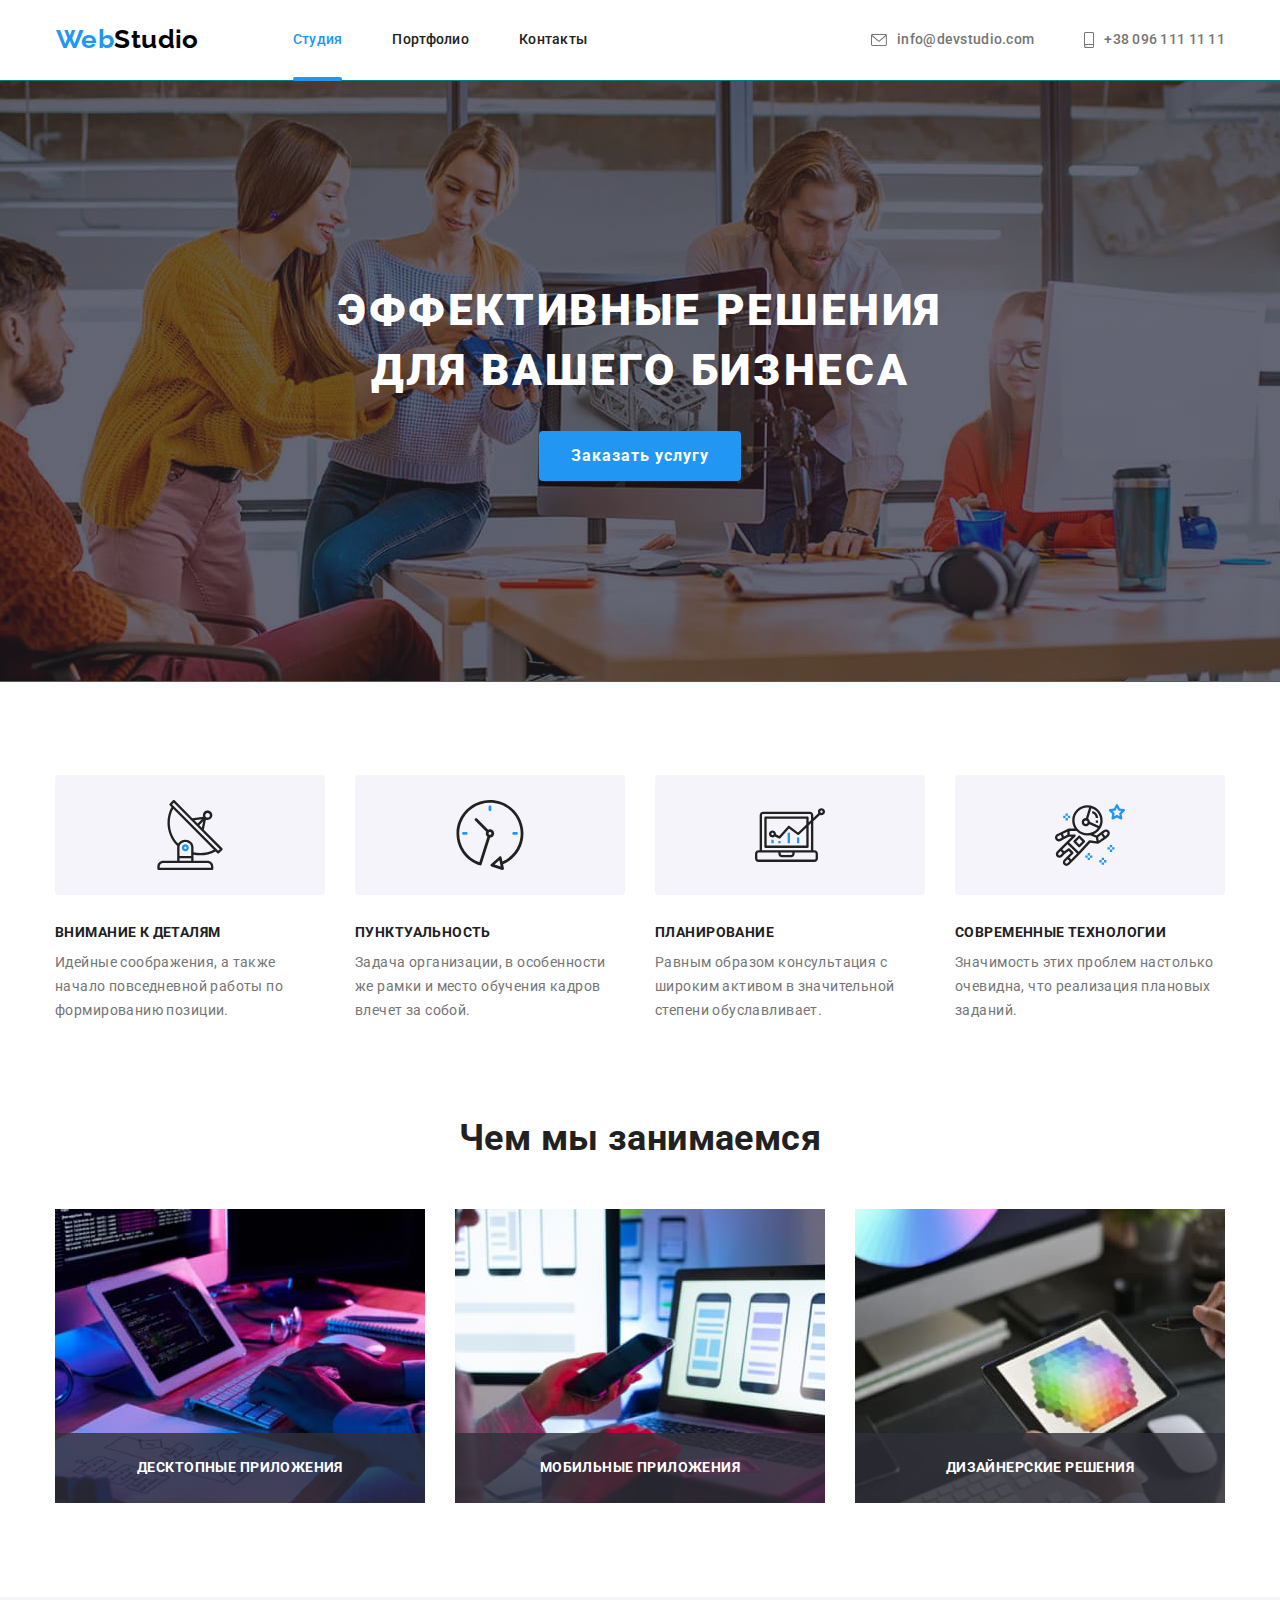
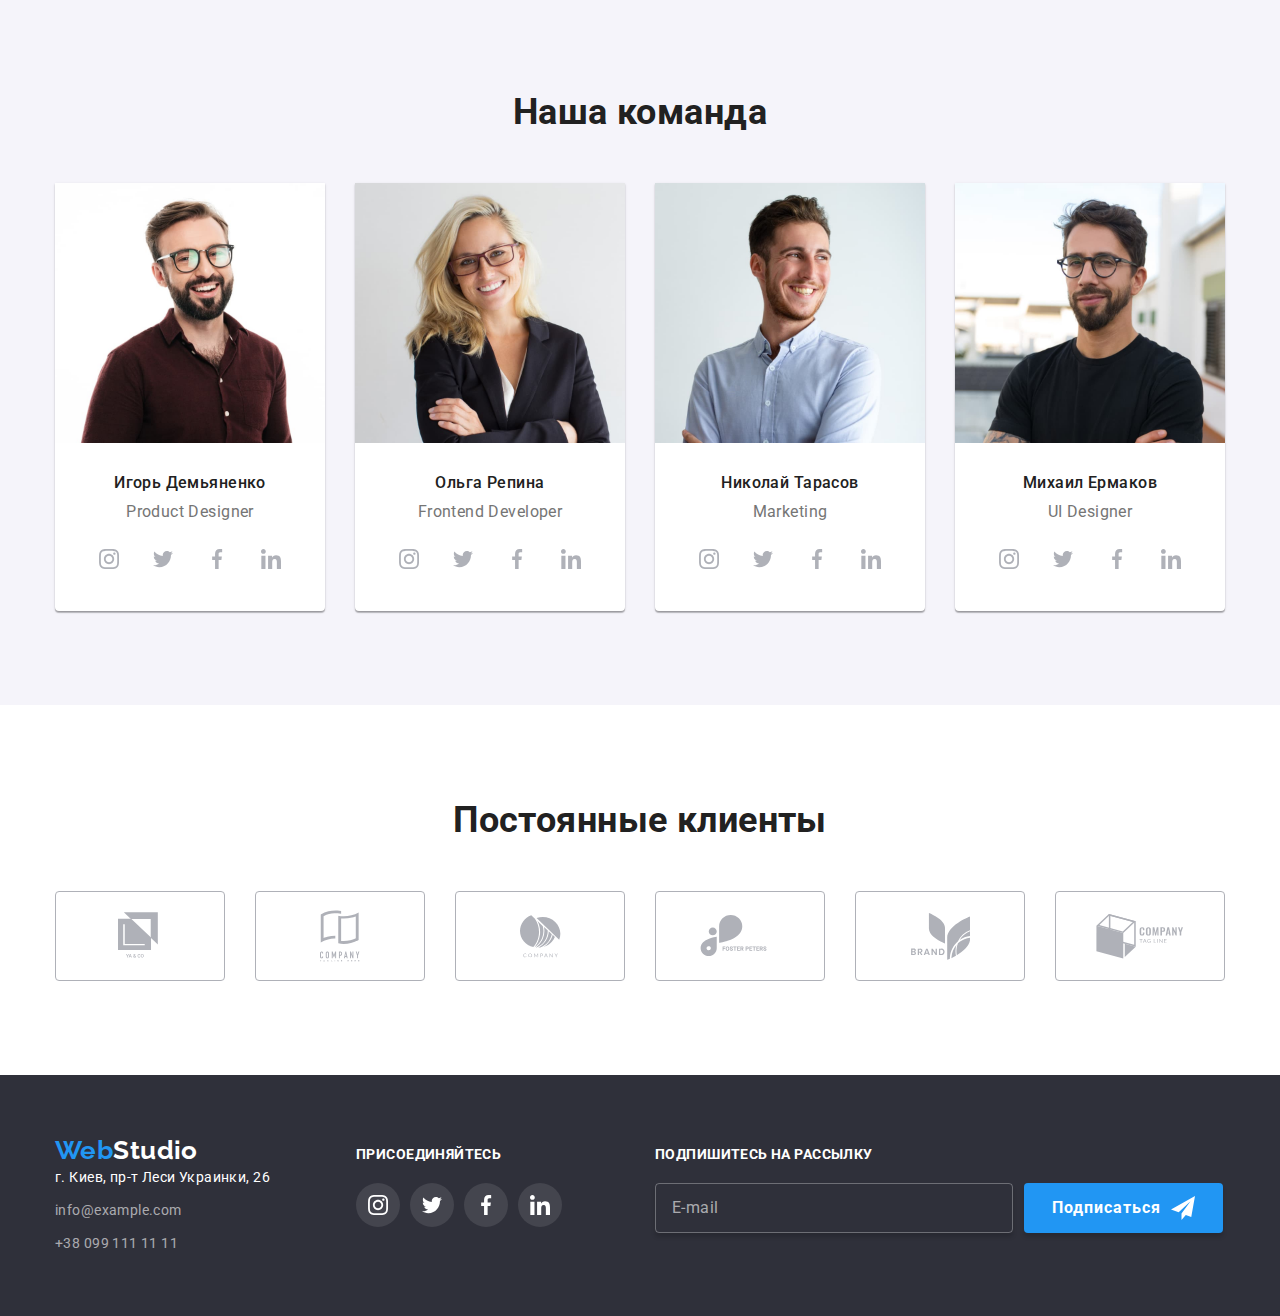
<file: index.html>
<!DOCTYPE html>
<html lang="ru">

<head>
  <meta charset="UTF-8" />
  <meta name="viewport" content="width=device-width, initial-scale=1.0" />
  <title>Студия</title>
  <link rel="stylesheet"
    href="https://cdnjs.cloudflare.com/ajax/libs/modern-normalize/1.0.0/modern-normalize.min.css" />
  <link rel="preconnect" href="https://fonts.gstatic.com" />
  <link href="https://fonts.googleapis.com/css2?family=Raleway:wght@700&family=Roboto:wght@400;500;700;900&display=swap"
    rel="stylesheet" />
  <link rel="stylesheet" href="./styles/style.css" />
</head>

<body>
  <!-- header site -->
  <header class="header">
    <div class="conteiner">
      <nav class="nav-site">
        <a class="logo-header" href="./index.html">
          <span class="start-logo">Web</span>Studio</a>
        <ul class="nav-list">
          <li class="item">
            <a class="nav-link current" href="./index.html">Студия</a>
          </li>
          <li class="item">
            <a class="nav-link" href="./portfolio.html">Портфолио</a>
          </li>
          <li class="item">
            <a class="nav-link" href="">Контакты</a>
          </li>
        </ul>
      </nav>
      <ul class="header-contacts">
        <li class="item">
          <a class="contact-link" href="mailto:info@devstudio.com">
            <svg class="contact-icon" width="16" height="12">
              <use href="./images/symbol-defs.svg#icon-envelope"></use>
            </svg>info@devstudio.com</a>
        </li>
        <li class="item">
          <a class="contact-link" href="tel:380961111111">
            <svg class="contact-icon" width="10" height="16">
              <use href="./images/symbol-defs.svg#icon-smartphone"></use>
            </svg>+38 096 111 11 11</a>
        </li>
      </ul>
    </div>
  </header>

  <!-- main info site -->
  <main>
    <!-- hero -->
    <section class="hero overlay">
      <div class="conteiner-title">
        <h1 class="hero-title">Эффективные решения для вашего бизнеса</h1>
      </div>
      <button class="hero-btn button" type="button" data-modal-open>Заказать услугу</button>
    </section>

    <!-- features -->
    <section class="features">
      <div class="conteiner">
        <h2 class="visually-hidden">Преимущества</h2>
        <ul class="features-list">
          <li class="item">
            <div class="conteiner-icon">
              <svg class="feature-icon">
                <use href="./images/symbol-defs.svg#icon-antenna"></use>
              </svg>
            </div>
            <h3 class="feature-title subtitle">Внимание к деталям</h3>
            <p class="feature-text text">
              Идейные соображения, а также начало повседневной работы по
              формированию позиции.
            </p>
          </li>
          <li class="item">
            <div class="conteiner-icon">
              <svg class="feature-icon">
                <use href="./images/symbol-defs.svg#icon-clock"></use>
              </svg>
            </div>
            <h3 class="feature-title subtitle">Пунктуальность</h3>
            <p class="feature-text text">
              Задача организации, в особенности же рамки и место обучения
              кадров влечет за собой.
            </p>
          </li>
          <li class="item">
            <div class="conteiner-icon">
              <svg class="feature-icon">
                <use href="./images/symbol-defs.svg#icon-diagram"></use>
              </svg>
            </div>
            <h3 class="feature-title subtitle">Планирование</h3>
            <p class="feature-text text">
              Равным образом консультация с широким активом в значительной
              степени обуславливает.
            </p>
          </li>
          <li class="item">
            <div class="conteiner-icon">
              <svg class="feature-icon">
                <use href="./images/symbol-defs.svg#icon-astronaut"></use>
              </svg>
            </div>
            <h3 class="feature-title subtitle">Современные технологии</h3>
            <p class="feature-text text">
              Значимость этих проблем настолько очевидна, что реализация
              плановых заданий.
            </p>
          </li>
        </ul>
      </div>
    </section>

    <!-- works -->
    <section class="works">
      <div class="conteiner">
        <h2 class="works-title">Чем мы занимаемся</h2>
        <ul class="works-list">
          <li class="works-item">
            <img src="./images/box1.jpg" alt="Человек работает за компьютером, на столе два монитора и планшет"
              width="370" />
            <h3 class="work-label subtitle">Десктопные приложения</h3>
          </li>
          <li class="works-item">
            <img src="./images/box2.jpg" alt="Человек работает за ноутбуком" width="370" />
            <h3 class="work-label subtitle">Мобильные приложения</h3>
          </li>
          <li class="works-item">
            <img src="./images/box3.jpg" alt="Человек работает на планшете" width="370" />
            <h3 class="work-label subtitle">Дизайнерские решения</h3>
          </li>
        </ul>
      </div>
    </section>

    <!-- team -->
    <section class="team">
      <div class="conteiner">
        <h2 class="team-title">Наша команда</h2>
        <ul class="team-list">
          <li class="team-item">
            <img src="./images/foto1.jpg" alt="фото Игоря Демьяненка" width="270" />
            <div class="item-card">
              <h3 class="employee">Игорь Демьяненко</h3>
              <p class="profession text" lang="en">Product Designer</p>
              <ul class="social-list">
                <li class="item">
                  <a class="social-link employee-link" href="">
                    <svg class="social-icon">
                      <use href="./images/symbol-defs.svg#icon-instagram"></use>
                    </svg>
                  </a>
                </li>
                <li class="item">
                  <a class="social-link employee-link" href="">
                    <svg class="social-icon">
                      <use href="./images/symbol-defs.svg#icon-twitter"></use>
                    </svg>
                  </a>
                </li>
                <li class="item">
                  <a class="social-link employee-link" href="">
                    <svg class="social-icon">
                      <use href="./images/symbol-defs.svg#icon-facebook"></use>
                    </svg>
                  </a>
                </li>
                <li class="item">
                  <a class="social-link employee-link" href="">
                    <svg class="social-icon">
                      <use href="./images/symbol-defs.svg#icon-linkedin"></use>
                    </svg>
                  </a>
                </li>
              </ul>
            </div>
          </li>
          <li class="team-item">
            <img src="./images/foto2.jpg" alt="фото Ольги Репиной" width="270" />
            <div class="item-card">
              <h3 class="employee">Ольга Репина</h3>
              <p class="profession text" lang="en">Frontend Developer</p>
              <ul class="social-list">
                <li class="item">
                  <a class="social-link employee-link" href="">
                    <svg class="social-icon">
                      <use href="./images/symbol-defs.svg#icon-instagram"></use>
                    </svg>
                  </a>
                </li>
                <li class="item">
                  <a class="social-link employee-link" href="">
                    <svg class="social-icon">
                      <use href="./images/symbol-defs.svg#icon-twitter"></use>
                    </svg>
                  </a>
                </li>
                <li class="item">
                  <a class="social-link employee-link" href="">
                    <svg class="social-icon">
                      <use href="./images/symbol-defs.svg#icon-facebook"></use>
                    </svg>
                  </a>
                </li>
                <li class="item">
                  <a class="social-link employee-link" href="">
                    <svg class="social-icon">
                      <use href="./images/symbol-defs.svg#icon-linkedin"></use>
                    </svg>
                  </a>
                </li>
              </ul>
            </div>
          </li>
          <li class="team-item">
            <img src="./images/foto3.jpg" alt="фото Николая Тарасова" width="270" />
            <div class="item-card">
              <h3 class="employee">Николай Тарасов</h3>
              <p class="profession text" lang="en">Marketing</p>
              <ul class="social-list">
                <li class="item">
                  <a class="social-link employee-link" href="">
                    <svg class="social-icon">
                      <use href="./images/symbol-defs.svg#icon-instagram"></use>
                    </svg>
                  </a>
                </li>
                <li class="item">
                  <a class="social-link employee-link" href="">
                    <svg class="social-icon">
                      <use href="./images/symbol-defs.svg#icon-twitter"></use>
                    </svg>
                  </a>
                </li>
                <li class="item">
                  <a class="social-link employee-link" href="">
                    <svg class="social-icon">
                      <use href="./images/symbol-defs.svg#icon-facebook"></use>
                    </svg>
                  </a>
                </li>
                <li class="item">
                  <a class="social-link employee-link" href="">
                    <svg class="social-icon">
                      <use href="./images/symbol-defs.svg#icon-linkedin"></use>
                    </svg>
                  </a>
                </li>
              </ul>
            </div>
          </li>
          <li class="team-item">
            <img src="./images/foto4.jpg" alt="фото Михаила Ермакова" width="270" />
            <div class="item-card">
              <h3 class="employee">Михаил Ермаков</h3>
              <p class="profession text" lang="en">UI Designer</p>
              <ul class="social-list">
                <li class="item">
                  <a class="social-link employee-link" href="">
                    <svg class="social-icon">
                      <use href="./images/symbol-defs.svg#icon-instagram"></use>
                    </svg>
                  </a>
                </li>
                <li class="item">
                  <a class="social-link employee-link" href="">
                    <svg class="social-icon">
                      <use href="./images/symbol-defs.svg#icon-twitter"></use>
                    </svg>
                  </a>
                </li>
                <li class="item">
                  <a class="social-link employee-link" href="">
                    <svg class="social-icon">
                      <use href="./images/symbol-defs.svg#icon-facebook"></use>
                    </svg>
                  </a>
                </li>
                <li class="item">
                  <a class="social-link employee-link" href="">
                    <svg class="social-icon">
                      <use href="./images/symbol-defs.svg#icon-linkedin"></use>
                    </svg>
                  </a>
                </li>
              </ul>
            </div>
          </li>
        </ul>
      </div>
    </section>

    <!-- customers -->
    <section class="customers">
      <div class="conteiner">
        <h2 class="customers-title">Постоянные клиенты</h2>
        <ul class="customers-list">
          <li class="item">
            <a class="customer-link" href="">
              <svg class="logo-icon" width="44" height="49">
                <use href="./images/symbol-defs.svg#icon-logo-1"></use>
              </svg>
            </a>
          </li>
          <li class="item">
            <a class="customer-link" href="">
              <svg class="logo-icon" width="40" height="52">
                <use href="./images/symbol-defs.svg#icon-logo-2"></use>
              </svg>
            </a>
          </li>
          <li class="item">
            <a class="customer-link" href="">
              <svg class="logo-icon" width="41" height="43">
                <use href="./images/symbol-defs.svg#icon-logo-3"></use>
              </svg>
            </a>
          </li>
          <li class="item">
            <a class="customer-link" href="">
              <svg class="logo-icon" width="80" height="42">
                <use href="./images/symbol-defs.svg#icon-logo-4"></use>
              </svg>
            </a>
          </li>
          <li class="item">
            <a class="customer-link" href="">
              <svg class="logo-icon" width="59" height="47">
                <use href="./images/symbol-defs.svg#icon-logo-5"></use>
              </svg>
            </a>
          </li>
          <li class="item">
            <a class="customer-link" href="">
              <svg class="logo-icon" width="88" height="45">
                <use href="./images/symbol-defs.svg#icon-logo-6"></use>
              </svg>
            </a>
          </li>
        </ul>
      </div>
    </section>
  </main>

  <!-- footer -->
  <footer class="footer">
    <div class="conteiner">
      <div class="footer-decor">
        <a class="logo-footer" href="./index.html"><span class="start-logo">Web</span>Studio</a>
        <address class="address">
          <ul class="address-list">
            <li class="item">г. Киев, пр-т Леси Украинки, 26</li>
            <li class="item">
              <a class="address-contact" href="mailto:info@example.com">info@example.com</a>
            </li>
            <li class="item">
              <a class="address-contact" href="tel:380991111111">+38 099 111 11 11</a>
            </li>
          </ul>
        </address>
      </div>
      <div class="footer-join">
        <p class="text">присоединяйтесь</p>
        <ul class="social-list">
          <li class="item">
            <a class="social-link join-link" href="">
              <svg class="social-icon">
                <use href="./images/symbol-defs.svg#icon-instagram"></use>
              </svg>
            </a>
          </li>
          <li class="item">
            <a class="social-link join-link" href="">
              <svg class="social-icon">
                <use href="./images/symbol-defs.svg#icon-twitter"></use>
              </svg>
            </a>
          </li>
          <li class="item">
            <a class="social-link join-link" href="">
              <svg class="social-icon">
                <use href="./images/symbol-defs.svg#icon-facebook"></use>
              </svg>
            </a>
          </li>
          <li class="item">
            <a class="social-link join-link" href="">
              <svg class="social-icon">
                <use href="./images/symbol-defs.svg#icon-linkedin"></use>
              </svg>
            </a>
          </li>
        </ul>
      </div>

      <!-- Form subscription -->
      <form class="subscription" name="subscription" autocomplete="on">
        <p class="sign-up text">Подпишитесь на рассылку</p>
        <div class="form-field">
          <input type="email" class="sing-email" name="email" placeholder="E-mail">
        </div>
        <button class="button sign-btn" type="submit">Подписаться
          <svg class="icon-send" width="24" height="24">
            <use href="./images/symbol-defs.svg#icon-send"></use>
          </svg>
        </button>
      </form>
    </div>
  </footer>

  <!-- backdrop end modal window -->
  <div class="backdrop is-hidden" data-modal>
    <div class="modal">
      <!-- form-application -->
      <form class="form-application" name="application" autocomplete="on">
        <p class="call-text text">Оставьте свои данные, мы вам перезвоним</p>
        <label class="form-label">
          <span class="label-text">Имя</span>
          <input type="text" class="form-input" name="name">
          <span class="transition-fill">
            <svg class="form-icon">
              <use href="./images/symbol-defs.svg#icon-person-black"></use>
            </svg>
          </span>
        </label>
        <label class="form-label">
          <span class="label-text">Телефон</span>
          <input type="tel" class="form-input" name="tel">
          <span class="transition-fill">
            <svg class="form-icon">
              <use href="./images/symbol-defs.svg#icon-phone-black"></use>
            </svg>
          </span>
        </label>
        <label class="form-label">
          <span class="label-text">Почта</span>
          <input type="email" class="form-input" name="email">
          <span class="transition-fill">
            <svg class="form-icon">
              <use href="./images/symbol-defs.svg#icon-email-black"></use>
            </svg>
          </span>
        </label>
        <label class="label-comment">
          <span class="label-text">Комментарий</span>
          <textarea name="comment" class="form-input comment" placeholder="Введите текст" autocomplete="off"></textarea>
        </label>
        <div class="field-agree">
          <input type="checkbox" class="old-checkbox visually-hidden" id="checkbox">
          <label class="label-agree" for="checkbox">Соглашаюсь с рассылкой и принимаю
            <a class="contract-terms" href="">Условия договора</a>
          </label>
        </div>
        <button class="button send-btn" type="submit">Отправить</button>
      </form>
      <button class="modal-btn" data-modal-close>
        <svg class="close-icon" width="18" height="18">
          <use href="./images/symbol-defs.svg#icon-close"></use>
        </svg>
      </button>
    </div>
  </div>
  <script src="./js/modal.js"></script>
</body>

</html>
</file>
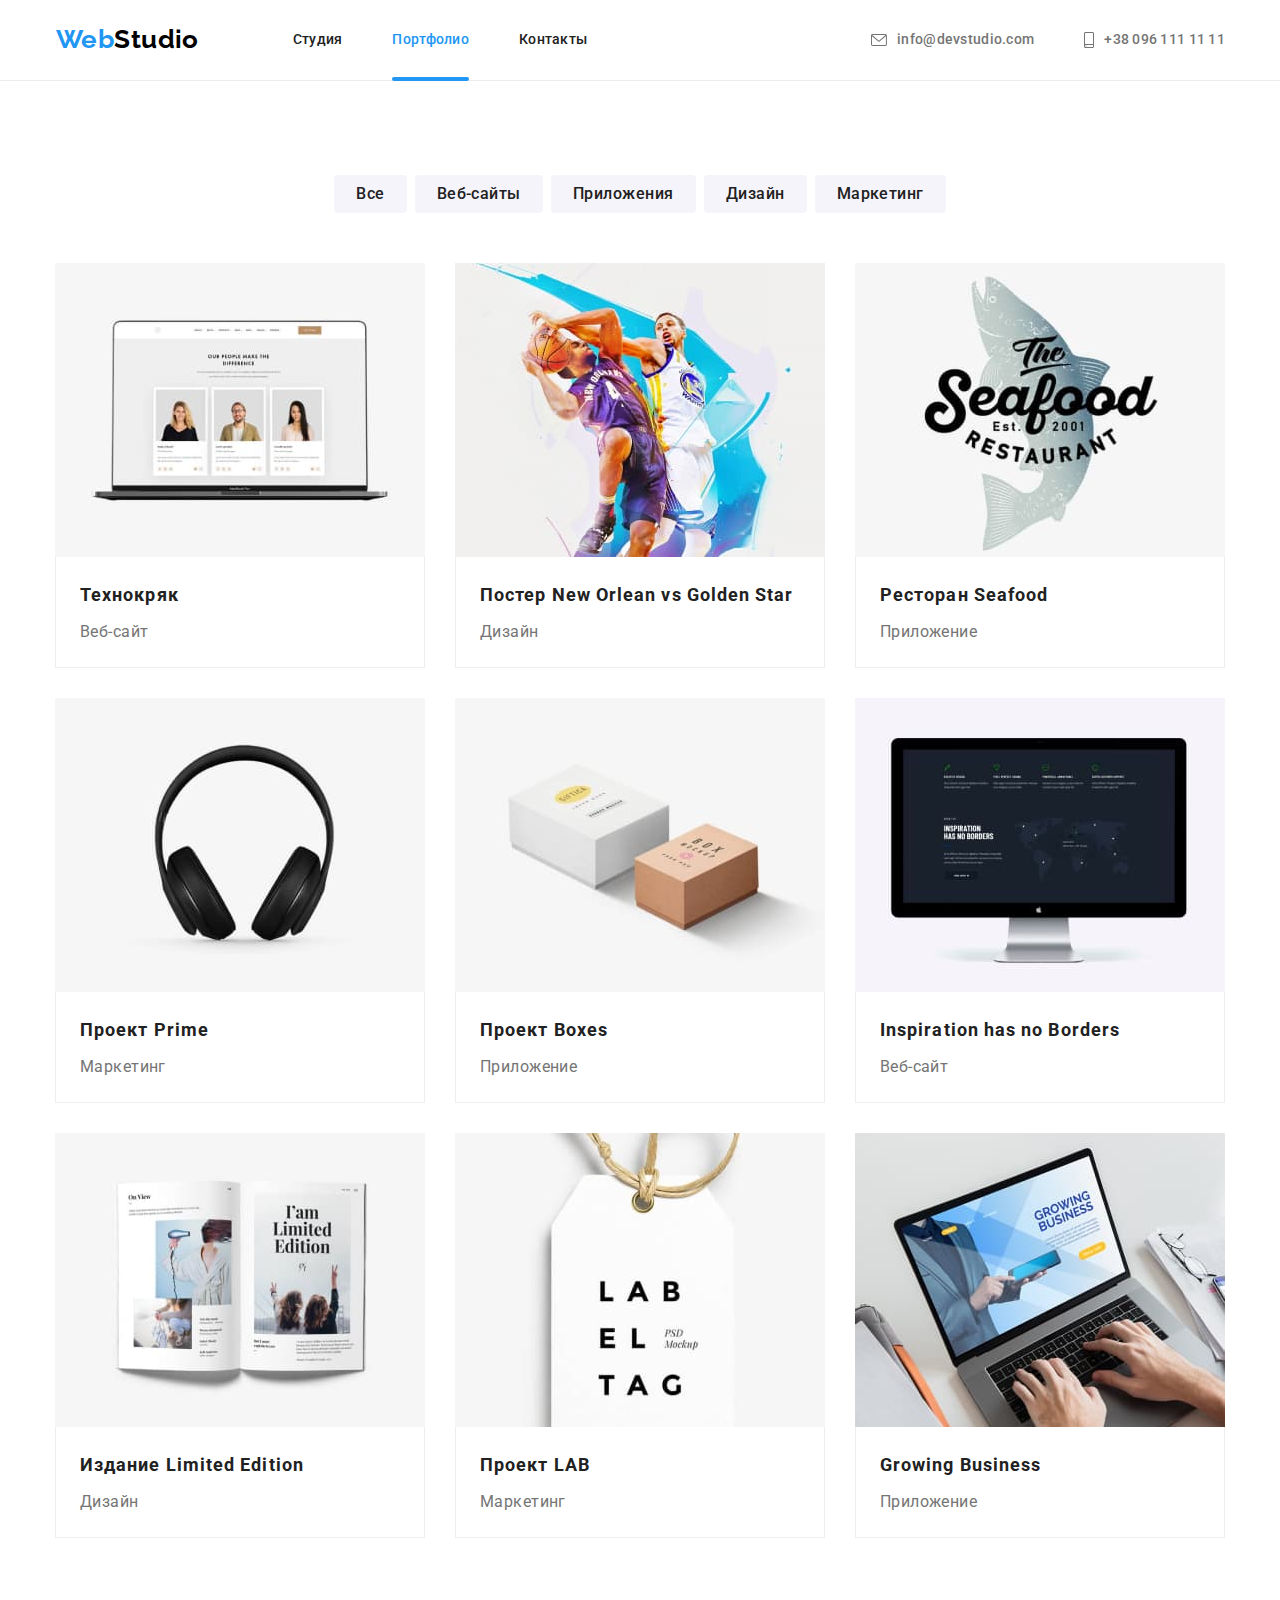
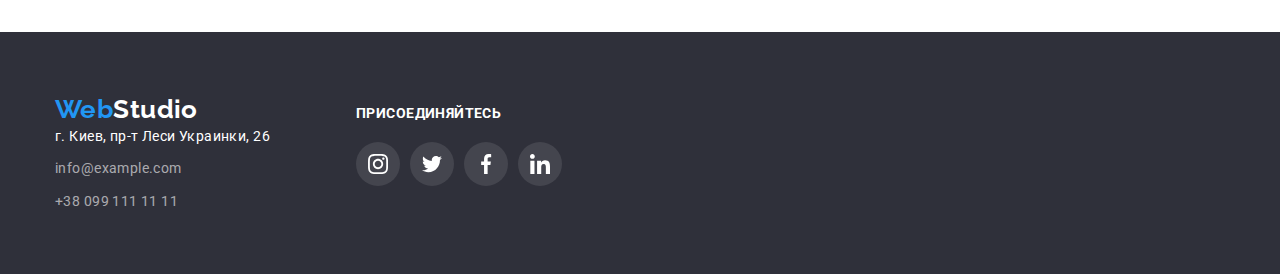
<file: portfolio.html>
<!DOCTYPE html>
<html lang="ru">

<head>
  <meta charset="UTF-8" />
  <meta name="viewport" content="width=device-width, initial-scale=1.0" />
  <title>Портфолио</title>
  <link rel="stylesheet"
    href="https://cdnjs.cloudflare.com/ajax/libs/modern-normalize/1.0.0/modern-normalize.min.css" />
  <link rel="preconnect" href="https://fonts.gstatic.com" />
  <link href="https://fonts.googleapis.com/css2?family=Raleway:wght@700&family=Roboto:wght@400;500;700;900&display=swap"
    rel="stylesheet" />
  <link rel="stylesheet" href="./styles/style.css" />
</head>

<body>
  <!-- header site -->
  <header class="header">
    <div class="conteiner">
      <nav class="nav-site main-nav">
        <a class="logo-header link" href="./index.html">
          <span class="start-logo">Web</span>Studio</a>
        <ul class="nav-list">
          <li class="item">
            <a class="nav-link link" href="./index.html">Студия</a>
          </li>
          <li class="item">
            <a class="nav-link current link" href="./portfolio.html">Портфолио</a>
          </li>
          <li class="item">
            <a class="nav-link link" href="">Контакты</a>
          </li>
        </ul>
      </nav>
      <ul class="header-contacts">
        <li class="item">
          <a class="contact-link" href="mailto:info@devstudio.com"><svg class="contact-icon" width="16" height="12">
              <use href="./images/symbol-defs.svg#icon-envelope"></use>
            </svg>info@devstudio.com</a>
        </li>
        <li class="item">
          <a class="contact-link" href="tel:380961111111"><svg class="contact-icon" width="10" height="16">
              <use href="./images/symbol-defs.svg#icon-smartphone"></use>
            </svg>+38 096 111 11 11</a>
        </li>
      </ul>
    </div>
  </header>
  <!-- main portfolio  -->
  <main>
    <section class="portfolio">
      <div class="conteiner">
        <h1 class="visually-hidden">Примеры работ</h1>
        <!-- button filtrs -->

        <ul class="filtrs-list">
          <li class="item">
            <button class="button btn-filter" type="button">Все</button>
          </li>
          <li class="item">
            <button class="button btn-filter" type="button">Веб-сайты</button>
          </li>
          <li class="item">
            <button class="button btn-filter" type="button">Приложения</button>
          </li>
          <li class="item">
            <button class="button btn-filter" type="button">Дизайн</button>
          </li>
          <li class="item">
            <button class="button btn-filter" type="button">Маркетинг</button>
          </li>
        </ul>

        <!-- portfolio -->
        <ul class="portfolio-list">
          <li class="portfolio-item">
            <a class="portfolio-link" href="">
              <div class="thumb">
                <img src="./images/img1.jpg" alt="Пример сайта открыт на макбуке" width="370" />
                <div class="portfolio-overlay">
                  <p class="description">Технокряк это современная площадка распространения коронавируса. Компании
                    используют эту платформу для цифрового
                    шпионажа и атак на защищённые сервера конкурентов.</p>
                </div>
              </div>
              <div class="card">
                <h2 class="portfolio-caption">Технокряк</h2>
                <p class="portfolio-text text">Веб-сайт</p>
              </div>
            </a>
          </li>
          <li class="portfolio-item">
            <a class="portfolio-link" href="">
              <div class="thumb">
                <img src="./images/img2.jpg" alt="Двое баскетболистов борются за мячь" width="370" />
                <div class="portfolio-overlay">
                  <p class="description">Технокряк это современная площадка распространения коронавируса. Компании
                    используют эту платформу для цифрового
                    шпионажа и атак на защищённые сервера конкурентов.</p>
                </div>
              </div>
              <div class="card">
                <h2 class="portfolio-caption">
                  Постер New Orlean vs Golden Star
                </h2>
                <p class="portfolio-text text">Дизайн</p>
              </div>
            </a>
          </li>
          <li class="portfolio-item">
            <a class="portfolio-link" href="">
              <div class="thumb">
                <img src="./images/img3.jpg" alt="Напись The Seefood restaurant на фоне рыбы" width="370" />
                <div class="portfolio-overlay">
                  <p class="description">Технокряк это современная площадка распространения коронавируса. Компании
                    используют эту платформу для цифрового
                    шпионажа и атак на защищённые сервера конкурентов.</p>
                </div>
              </div>
              <div class="card">
                <h2 class="portfolio-caption">Ресторан Seafood</h2>
                <p class="portfolio-text text">Приложение</p>
              </div>
            </a>
          </li>
          <li class="portfolio-item">
            <a class="portfolio-link" href="">
              <div class="thumb">
                <img src="./images/img4.jpg" alt="Чёрные наушники" width="370" />
                <div class="portfolio-overlay">
                  <p class="description">Технокряк это современная площадка распространения коронавируса. Компании
                    используют эту платформу для цифрового
                    шпионажа и атак на защищённые сервера конкурентов.</p>
                </div>
              </div>
              <div class="card">
                <h2 class="portfolio-caption">Проект Prime</h2>
                <p class="portfolio-text text">Маркетинг</p>
              </div>
            </a>
          </li>
          <li class="portfolio-item">
            <a class="portfolio-link" href="">
              <div class="thumb">
                <img src="./images/img5.jpg" alt="две коробки - белая и коричневая" width="370" />
                <div class="portfolio-overlay">
                  <p class="description">Технокряк это современная площадка распространения коронавируса. Компании
                    используют эту платформу для цифрового
                    шпионажа и атак на защищённые сервера конкурентов.</p>
                </div>
              </div>
              <div class="card">
                <h2 class="portfolio-caption">Проект Boxes</h2>
                <p class="portfolio-text text">Приложение</p>
              </div>
            </a>
          </li>
          <li class="portfolio-item">
            <a class="portfolio-link" href="">
              <div class="thumb">
                <img src="./images/img6.jpg" alt="На мониторе открыт веб-сайт" width="370" />
                <div class="portfolio-overlay">
                  <p class="description">Технокряк это современная площадка распространения коронавируса. Компании
                    используют эту платформу для цифрового
                    шпионажа и атак на защищённые сервера конкурентов.</p>
                </div>
              </div>
              <div class="card">
                <h2 class="portfolio-caption">Inspiration has no Borders</h2>
                <p class="portfolio-text text">Веб-сайт</p>
              </div>
            </a>
          </li>
          <li class="portfolio-item">
            <a class="portfolio-link" href="">
              <div class="thumb">
                <img src="./images/img7.jpg" alt="Разворот журнала" width="370" />
                <div class="portfolio-overlay">
                  <p class="description">Технокряк это современная площадка распространения коронавируса. Компании
                    используют эту платформу для цифрового
                    шпионажа и атак на защищённые сервера конкурентов.</p>
                </div>
              </div>
              <div class="card">
                <h2 class="portfolio-caption">Издание Limited Edition</h2>
                <p class="portfolio-text text">Дизайн</p>
              </div>
            </a>
          </li>
          <li class="portfolio-item">
            <a class="portfolio-link" href="">
              <div class="thumb">
                <img src="./images/img8.jpg" alt="Этикетка с надписью lable teg" width="370" />
                <div class="portfolio-overlay">
                  <p class="description">Технокряк это современная площадка распространения коронавируса. Компании
                    используют эту платформу для цифрового
                    шпионажа и атак на защищённые сервера конкурентов.</p>
                </div>
              </div>
              <div class="card">
                <h2 class="portfolio-caption">Проект LAB</h2>
                <p class="portfolio-text text">Маркетинг</p>
              </div>
            </a>
          </li>
          <li class="portfolio-item">
            <a class="portfolio-link" href="">
              <div class="thumb">
                <img src="./images/img9.jpg" alt="На ноутбуке разрабатывают приложение" width="370" />
                <div class="portfolio-overlay">
                  <p class="description">Технокряк это современная площадка распространения коронавируса. Компании
                    используют эту платформу для цифрового
                    шпионажа и атак на защищённые сервера конкурентов.</p>
                </div>
              </div>
              <div class="card">
                <h2 class="portfolio-caption">Growing Business</h2>
                <p class="portfolio-text text">Приложение</p>
              </div>
            </a>
          </li>
        </ul>
      </div>
    </section>
  </main>
  <!-- footer -->
  <footer class="footer">
    <div class="conteiner">
      <div class="footer-decor">
        <a class="logo-footer link" href="./index.html"><span class="start-logo">Web</span>Studio</a>
        <address class="address">
          <ul class="address-list">
            <li class="item">г. Киев, пр-т Леси Украинки, 26</li>
            <li class="item">
              <a class="address-contact link" href="mailto:info@example.com">info@example.com</a>
            </li>
            <li class="item">
              <a class="address-contact link" href="tel:380991111111">+38 099 111 11 11</a>
            </li>
          </ul>
        </address>
      </div>
      <div class="footer-join">
        <p>присоединяйтесь</p>
        <ul class="social-list">
          <li class="item">
            <a class="social-link join-link" href="">
              <svg class="social-icon">
                <use href="./images/symbol-defs.svg#icon-instagram"></use>
              </svg>
            </a>
          </li>
          <li class="item">
            <a class="social-link join-link" href="">
              <svg class="social-icon">
                <use href="./images/symbol-defs.svg#icon-twitter"></use>
              </svg>
            </a>
          </li>
          <li class="item">
            <a class="social-link join-link" href="">
              <svg class="social-icon">
                <use href="./images/symbol-defs.svg#icon-facebook"></use>
              </svg>
            </a>
          </li>
          <li class="item">
            <a class="social-link join-link" href="">
              <svg class="social-icon">
                <use href="./images/symbol-defs.svg#icon-linkedin"></use>
              </svg>
            </a>
          </li>
        </ul>
      </div>
    </div>
  </footer>
</body>

</html>
</file>
<file: styles/style.css>
:root {
  --normal-font-weight: 400;
  --average-font-weight: 500;
  --bolt-font-weight: 700;
  --hero-title-font-weight: 900;

  --main-background-color: #ffffff;
  --secondary-background-color: #f5f4fa;
  --dark-background-color: #2f303a;
  --hero-background-color: #c4c4c4;

  --main-color: #212121;
  --secondary-color: #757575;
  --dark-main-color: #ffffff;
  --dark-secondary-color: rgba(255, 255, 255, 0.6);

  --main-color-social-links: #afb1b8;

  --accent-color: #2196f3;

  --function-bezier: cubic-bezier(0.4, 0, 0.2, 1);
  --time-transition: 250ms;
}

body {
  font-family: 'Roboto', sans-serif;
  font-style: normal;
  font-weight: var(--normal-font-weight);
  font-size: 14px;
  line-height: 1.14;
  letter-spacing: 0.03em;

  background-color: var(--main-background-color);
  color: var(--main-color);
}

/* Common */
/* Сброс маркера в списках  */
ul {
  list-style: none;
  padding: 0;
  margin: 0;
}

/* Сброс подчеркивания всех ссылок */
a {
  text-decoration: none;
}

/* Сброс верхнего и нежнево марджинов, 
    изменение цвета  */

.text {
  margin-top: 0px;
  margin-bottom: 0px;

  color: var(--secondary-color);
}

/* Изменение типа элемента img  */
img {
  display: block;
  max-width: 100%;
}

/* Скрытие ненужных заголовков */

.visually-hidden {
  position: absolute;
  clip: rect(0 0 0 0);
  width: 1px;
  height: 1px;
  margin: -1px;
}

/* Контейнер для позиционирования */

.conteiner {
  display: flex;
  width: 1200px;
  margin-right: auto;
  margin-left: auto;
  padding: 0px 15px;

  /* outline: 2px solid blue; */
}

/* header */

/* logo */
.start-logo,
.logo-header,
.logo-footer {
  font-family: 'Raleway', sans-serif;
  font-weight: var(--bolt-font-weight);
  font-size: 26px;
  line-height: 1.19;
}

.start-logo {
  color: #2196f3;
}

.logo-header {
  display: block;
  margin-right: 93px;
  padding: 24px 1px 25px 1px;

  color: #000000;
}

/* nav-site */

.nav-site {
  display: flex;
  align-items: center;
}

.nav-list {
  display: flex;
}

.nav-list > .item:not(:last-child) {
  margin-right: 50px;
}

.nav-list > .item {
  position: relative;
}

.nav-link {
  display: block;
  padding: 32px 0px 32px;

  color: var(--main-color);

  transition: color var(--time-transition) var(--function-bezier);
}

.nav-link.current,
.nav-link:hover,
.nav-link:focus {
  color: var(--accent-color);
}

.nav-link::after {
  content: '';
  position: absolute;
  bottom: -1px;

  display: block;
  width: 100%;
  height: 4px;
  border-radius: 2px;

  background-color: var(--accent-color);
  opacity: 0;
  transition: opacity var(--time-transition) var(--function-bezier);
}

.nav-link.current::after,
.nav-link:hover::after,
.nav-link:focus::after {
  opacity: 1;
}

.nav-link,
.contact-link {
  font-weight: var(--average-font-weight);
  letter-spacing: 0.02em;
}

/* header-contacts */

.header-contacts > .item:not(:last-child) {
  margin-right: 50px;
}

.header-contacts {
  display: flex;
  margin-left: auto;
}

.contact-link {
  display: inline-flex;
  padding: 32px 0px 32px;
  color: var(--secondary-color);
  align-items: center;

  transition: color var(--time-transition) var(--function-bezier);
}

.contact-link:hover,
.contact-link:focus {
  color: var(--accent-color);
}

.contact-icon {
  margin-right: 10px;
  fill: currentColor;
}

.header {
  border-bottom: 1px solid #ececec;
}

/* hero */

.hero {
  background-color: var(--hero-background-color);
  text-align: center;
  padding-top: 200px;
  padding-bottom: 280px;
}

.hero-title {
  margin-top: 0px;
  margin-bottom: 30px;
  font-weight: var(--hero-title-font-weight);
  font-size: 44px;
  line-height: 1.36;
  letter-spacing: 0.06em;
  text-transform: uppercase;

  color: var(--dark-main-color);
}

.conteiner-title {
  width: 696px;
  margin-right: auto;
  margin-left: auto;
}

.button {
  display: inline-block;
  border-radius: 4px;
  border: none;
  cursor: pointer;

  font-family: 'Roboto', sans-serif;
  font-weight: var(--bolt-font-weight);
  font-size: 16px;
  line-height: 1.87;
  text-align: center;
  letter-spacing: 0.06em;

  background-color: var(--accent-color);
  color: var(--dark-main-color);
  box-shadow: 0px 4px 4px rgba(0, 0, 0, 0.15);
}

.hero-btn {
  padding: 10px 32px;
}

/* hero-overlay */

.overlay {
  max-width: 1600px;
  max-height: 600px;
  margin-right: auto;
  margin-left: auto;
  background-image: linear-gradient(
      to right,
      rgba(47, 48, 58, 0.4),
      rgba(47, 48, 58, 0.4)
    ),
    url(../images/hero-bg-img.jpg);
  background-size: cover;
  background-position: center;
  outline: 1px solid teal;
}

/* features */

.features {
  padding-top: 94px;
  padding-bottom: 94px;
}

.features-list {
  display: flex;
  margin-right: -30px;
}

.features-list > .item {
  flex-basis: calc(100% / 4 - 30px);
}

.features-list > .item {
  margin-right: 30px;
}

.conteiner-icon {
  display: flex;
  width: 100%;
  height: 120px;
  justify-content: center;
  align-items: center;
  margin-bottom: 30px;

  background-color: var(--secondary-background-color);
  border-radius: 4px;
}

.feature-icon {
  width: 70px;
  height: 70px;
}

.subtitle {
  font-size: 14px;
  font-weight: var(--bolt-font-weight);
  text-transform: uppercase;
}

.feature-title {
  margin-top: 0px;
  margin-bottom: 10px;
}

.feature-text {
  line-height: 1.71;
  letter-spacing: 0.03em;
}

/* works */

.works {
  padding-bottom: 94px;
}

.works > .conteiner {
  flex-direction: column;
}

.works-title,
.team-title,
.customers-title {
  margin-top: 0px;
  margin-bottom: 50px;

  font-weight: var(--bolt-font-weight);
  font-size: 36px;
  line-height: 1.17;
  text-align: center;
}

.works-list {
  display: flex;
  margin-right: -30px;
}

.works-item {
  position: relative;
  flex-basis: calc(100% / 3 - 30px);
  margin-right: 30px;
}

.work-label {
  position: absolute;
  bottom: 0;

  margin: 0;
  padding: 27px;
  text-align: center;
  width: 100%;
  height: 70px;

  background: rgba(47, 48, 58, 0.8);
  color: var(--dark-main-color);
}
/* team  */

.team {
  background-color: var(--secondary-background-color);
  padding-top: 94px;
  padding-bottom: 94px;
}

.team .conteiner {
  flex-direction: column;
}

.team-list {
  display: flex;
}

.team-list > .team-item {
  width: calc((100% - 90px) / 4);
}

.team-list > .team-item:not(:last-child) {
  margin-right: 30px;
}

.team-item {
  background-color: var(--main-background-color);
  box-shadow: 0px 1px 3px rgba(0, 0, 0, 0.12), 0px 1px 1px rgba(0, 0, 0, 0.14),
    0px 2px 1px rgba(0, 0, 0, 0.2);
  border-radius: 0px 0px 4px 4px;
}

.item-card {
  padding-top: 30px;
  padding-bottom: 30px;
  padding-right: 32px;
  padding-left: 32px;
}

.team-item .employee,
.team-item .profession {
  font-size: 16px;
  line-height: 1.19;
  text-align: center;
}

.employee {
  margin-top: 0px;
  margin-bottom: 10px;
  font-weight: var(--average-font-weight);
}

.profession {
  margin-bottom: 16px;
}

/* employee & join social links */

.social-list {
  display: flex;
  justify-content: space-between;
  align-items: center;
}

.social-link {
  display: inline-flex;
  width: 44px;
  height: 44px;
  border-radius: 50%;
  justify-content: center;
  align-items: center;
}

.employee-link {
  background-color: var(--main-background-color);
  color: var(--main-color-social-links);

  transition: color var(--time-transition) var(--function-bezier),
    background-color var(--time-transition) var(--function-bezier);
}

.join-link {
  background-color: rgba(255, 255, 255, 0.1);
  color: var(--dark-main-color);

  transition: background-color var(--time-transition) var(--function-bezier);
}

.join-link:hover,
.join-link:focus,
.employee-link:hover,
.employee-link:focus {
  background-color: var(--accent-color);
  color: var(--dark-main-color);
}

.social-icon {
  width: 20px;
  height: 20px;
  fill: currentColor;
}

/* customers */

.customers {
  padding-top: 94px;
  padding-bottom: 94px;
  background-color: var(--main-background-color);
}

.customers > .conteiner {
  flex-direction: column;
}

.customers-list {
  display: flex;
  justify-content: space-between;
}
.customers-list > .item {
  height: 90px;
  width: 170px;
}

.customer-link {
  display: inline-flex;
  width: 100%;
  height: 100%;
  border-radius: 4px;
  border: 1px solid var(--main-color-social-links);
  justify-content: center;
  align-items: center;

  color: var(--main-color-social-links);
  background-color: var(--main-background-color);

  transition: color var(--time-transition) var(--function-bezier),
    border-color var(--time-transition) var(--function-bezier);
}

.logo-icon {
  fill: currentColor;
}

.customer-link:hover,
.customer-link:focus {
  color: var(--accent-color);
  border-color: var(--accent-color);
}

/* footer */
.footer {
  background-color: var(--dark-background-color);
  padding-top: 60px;
  padding-bottom: 60px;
}

.footer-decor {
  width: 231px;
  margin-right: 70px;
}

.logo-footer {
  margin-bottom: 20px;
  width: 145px;

  color: #ffffff;
}
.address-list > .item:not(:last-child) {
  margin-bottom: 9px;
}
.address-list {
  display: inline-block;
  min-width: 231px;
}

.address-contact {
  padding-bottom: 2px;
  padding-top: 2px;

  color: var(--dark-secondary-color);
}
.address {
  font-style: normal;
  line-height: 1.71;
  color: var(--dark-main-color);
}

/* join */

.footer-join {
  min-width: 206px;
  margin-right: 93px;
}

.footer .conteiner {
  align-items: baseline;
}

.sign-up,
.footer-join > p {
  margin-bottom: 20px;
  font-weight: var(--bolt-font-weight);
  text-transform: uppercase;
  color: var(--dark-main-color);
}

/* footer-form-subscription */

.subscription {
  min-width: 570px;
}

.form-field {
  display: inline-flex;
  min-width: 358px;
  margin-right: 12px;
}

.sing-email {
  display: inline-block;
  width: 100%;
  padding: 14px 16px;
  margin: 0;

  font-size: 16px;
  line-height: 1.25;
  letter-spacing: 0.03em;
  align-items: center;
  color: rgba(255, 255, 255, 0.6);

  border: 1px solid rgba(255, 255, 255, 0.3);
  border-radius: 4px;
  background-color: inherit;
  box-shadow: 0px 4px 4px rgba(0, 0, 0, 0.15);
}

.sing-email::placeholder {
  font-size: 16px;
  line-height: 1.25;
  letter-spacing: 0.03em;
  color: rgba(255, 255, 255, 0.6);
}

.sign-btn {
  display: inline-flex;
  padding: 10px 28px;
  align-items: center;
  margin-left: -4px;
}

.icon-send {
  margin-left: 10px;
}

/* portfolio */

.portfolio {
  padding-top: 94px;
  padding-bottom: 94px;
}

.portfolio > .conteiner {
  flex-direction: column;
}

/* button filtrs */

.btn-filter {
  padding: 6px 22px;

  font-style: normal;
  font-weight: var(--average-font-weight);
  line-height: 1.62;
  letter-spacing: 0.03em;

  color: var(--main-color);
  background-color: var(--secondary-background-color);
  box-shadow: none;
  transition: color var(--time-transition) var(--function-bezier),
    background-color var(--time-transition) var(--function-bezier),
    box-shadow var(--time-transition) var(--function-bezier);
}

.btn-filter:hover,
.btn-filter:focus {
  color: var(--dark-main-color);
  background-color: var(--accent-color);
  box-shadow: 0px 3px 1px rgba(0, 0, 0, 0.1), 0px 1px 2px rgba(0, 0, 0, 0.08),
    0px 2px 2px rgba(0, 0, 0, 0.12);
}

.filtrs-list {
  display: flex;
  justify-content: center;
  margin-bottom: 50px;
}

.filtrs-list > .item:not(:last-child) {
  margin-right: 8px;
}

/* list portfolio */

.portfolio-list {
  display: flex;
  flex-wrap: wrap;
  margin-right: -30px;
  margin-bottom: -30px;
}

/* евріка */
.portfolio-list > .portfolio-item {
  flex-basis: calc(100% / 3 - 30px);
}

.portfolio-item {
  margin-right: 30px;
  margin-bottom: 30px;
}

.portfolio-link {
  display: block;
  box-shadow: none;
  transition: box-shadow var(--time-transition) var(--function-bezier);
}

.card {
  max-width: 370px;
  border-right: 1px solid #eeeeee;
  border-bottom: 1px solid #eeeeee;
  border-left: 1px solid #eeeeee;
  padding: 20px 24px;

  background-color: var(--main-background-color);
}

.portfolio-caption {
  margin-top: 0px;
  margin-bottom: 4px;

  font-weight: var(--bolt-font-weight);
  font-size: 18px;
  line-height: 2;
  letter-spacing: 0.06em;
  color: var(--main-color);
}

.portfolio-text {
  font-size: 16px;
  line-height: 1.87;
}

/* pisition overlay */

.thumb {
  position: relative;
  overflow: hidden;
}

.portfolio-overlay {
  position: absolute;
  bottom: 0;
  width: 100%;
  height: 100%;
  background-color: rgba(33, 150, 243, 0.9);
  box-shadow: none;

  transform: translateY(100%);
  transition: transform var(--time-transition) var(--function-bezier);
}

.description {
  padding: 63px 24px;
  margin: 0;

  font-size: 18px;
  line-height: 1.56;
  color: var(--dark-main-color);
}

.portfolio-link:hover .portfolio-overlay,
.portfolio-link:focus .portfolio-overlay {
  transform: translateY(0);
}

.portfolio-link:hover,
.portfolio-link:focus {
  box-shadow: 0px 1px 1px rgba(0, 0, 0, 0.12), 0px 4px 4px rgba(0, 0, 0, 0.06),
    1px 4px 6px rgba(0, 0, 0, 0.16);
  outline: transparent;
}

/* backdrop */
.backdrop {
  position: fixed;
  top: 0;
  left: 0;
  width: 100%;
  height: 100%;
  background: rgba(0, 0, 0, 0.2);
  opacity: 1;
  transition: opacity var(--time-transition) var(--function-bezier);
}

.backdrop.is-hidden {
  opacity: 0;
  pointer-events: none;
}

/* modal */

.modal {
  position: absolute;
  top: 50%;
  left: 50%;
  width: 528px;
  height: 581px;
  border-radius: 4px;
  box-shadow: 0px 1px 3px rgba(0, 0, 0, 0.12), 0px 1px 1px rgba(0, 0, 0, 0.14),
    0px 2px 1px rgba(0, 0, 0, 0.2);
  background-color: var(--main-background-color);
  transform: translate(-50%, -50%) scale(1);
  transition: transform var(--time-transition) var(--function-bezier);
}

.backdrop.is-hidden .modal {
  transform: translate(-50%, -50%) scale(0.9);
}

/* Btn close modal window */
.modal-btn {
  position: absolute;
  top: 8px;
  right: 8px;

  display: flex;
  justify-content: center;
  align-items: center;
  margin: 0;
  padding: 0;
  width: 30px;
  height: 30px;
  border: 1px solid rgba(0, 0, 0, 0.1);
  border-radius: 50%;
  cursor: pointer;
  background: var(--main-background-color);
  transition: color var(--time-transition) var(--function-bezier);
}

.modal-btn:hover,
.modal-btn:focus {
  color: var(--accent-color);
}

.close-icon {
  fill: currentColor;
}

/* form-application */

.form-application {
  padding: 40px;
  border-radius: inherit;
  background-color: var(--main-background-color);
}
.call-text {
  margin-bottom: 12px;
  font-weight: var(--bolt-font-weight);
  font-size: 20px;
  line-height: 1.15;
  letter-spacing: 0.03em;
  text-align: center;
  color: var(--main-color);
}

.form-label {
  position: relative;
  display: block;
  margin-bottom: 10px;
  cursor: pointer;
}

.label-text {
  display: inline-block;
  margin-bottom: 4px;
}

.form-input {
  display: block;
  width: 100%;
  padding: 12px 12px 12px 42px;
  margin: 0;
  border: 1px solid rgba(33, 33, 33, 0.2);
  border-radius: 4px;
  cursor: pointer;
  transition: border-color var(--time-transition) var(--function-bezier);
}

.label-text,
.form-input {
  font-weight: var(--normal-font-weight);
  font-size: 12px;
  line-height: 1.17;
  letter-spacing: 0.01em;
  color: var(--secondary-color);
}

.form-icon {
  position: absolute;
  bottom: 11px;
  left: 12px;
  width: 18px;
  height: 18px;
  fill: currentColor;
}

.transition-fill {
  color: #000000;
  transition: color var(--time-transition) var(--function-bezier);
}
.label-comment {
  display: block;
  margin-bottom: 20px;
}

.comment {
  resize: none;
  width: 100%;
  height: 120px;
  padding-right: 16px;
  padding-left: 16px;
}

.comment::placeholder {
  color: rgba(117, 117, 117, 0.5);
}

.form-label:hover .transition-fill,
.form-label:focus-within .transition-fill {
  color: var(--accent-color);
}
.label-comment:hover .form-input,
.label-comment:focus-within > .form-input,
.form-label:hover > .form-input,
.form-label:focus-within > .form-input {
  border-color: var(--accent-color);
  outline: transparent;
}

.send-btn {
  display: block;
  padding: 10px 55px;
  margin: 0 auto;
  transition: background-color var(--accent-color) var(--function-bezier);
}

.send-btn:hover,
.send-btn:focus {
  background-color: #188ce8;
}

/* checkbox */
.field-agree {
  position: relative;
  display: inline-block;
  margin-bottom: 30px;
  padding-left: 35px;
  line-height: 1.71;
  color: var(--secondary-color);
}

.contract-terms {
  display: inline-block;
  line-height: 1.71;
  text-decoration: underline;
  color: var(--accent-color);
  text-decoration-skip-ink: none;
}

.label-agree::after {
  content: '';
  position: absolute;
  width: 15px;
  height: 15px;
  top: 50%;
  left: 12px;
  border: 2px solid var(--main-color);
  border-radius: 2px;
  background-color: var(--main-background-color);
  transform: translateY(-50%);
}

.old-checkbox:checked + .label-agree::after {
  border: 2px solid var(--accent-color);
  background-color: var(--accent-color);
  background-image: url(../images/full-check.svg);
  background-size: contain;
  background-origin: border-box;
  background-repeat: no-repeat;
}
.old-checkbox:focus + .label-agree::after {
  border: 2px solid var(--accent-color);
}
</file>
